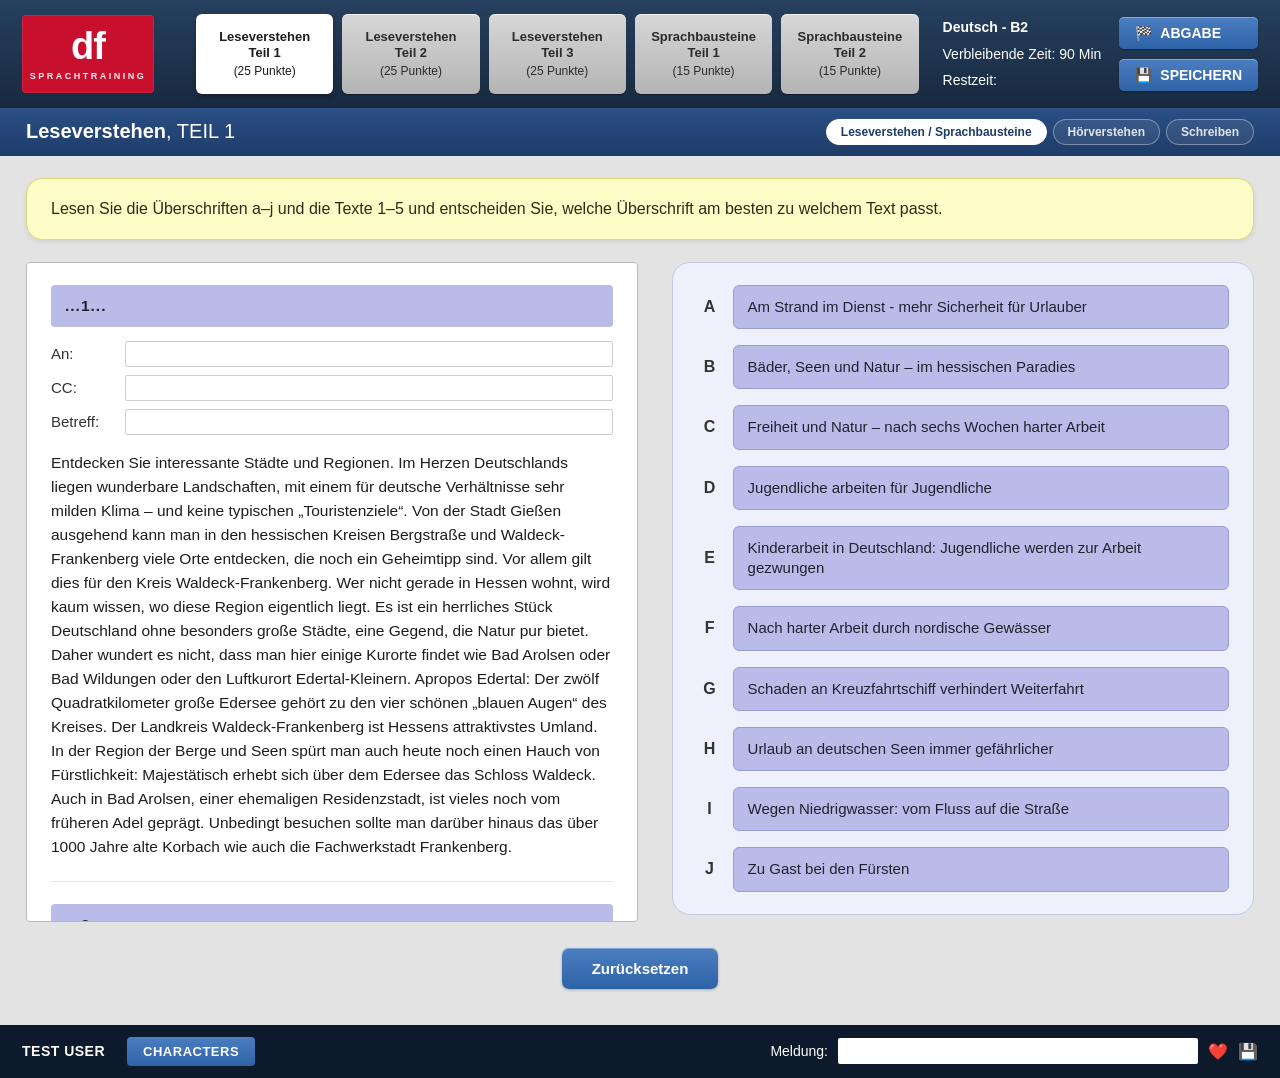
<file: index.html>
<!DOCTYPE html>
<html lang="de">
<head>
  <meta charset="UTF-8">
  <meta name="viewport" content="width=device-width, initial-scale=1.0">
  <title>B2 Prüfung — Lese- & Hörverstehen, Sprachbausteine, Schreiben</title>
  <link rel="stylesheet" href="styles.css?v=2">
</head>
<body>
  <div class="app">

    <!-- ===== Header ===== -->
    <header class="header">
      <div class="brand" id="brand-slot"></div>
      <div id="audio-slot"></div>
      <nav class="tabs" id="tabs"></nav>
      <div class="meta">
        <div class="meta-info" id="meta-info"></div>
        <div class="meta-actions">
          <button class="btn"><span class="ico">🏁</span> ABGABE</button>
          <button class="btn"><span class="ico">💾</span> SPEICHERN</button>
        </div>
      </div>
    </header>

    <!-- ===== Section title bar ===== -->
    <div class="section-bar">
      <div id="section-title"></div>
      <div class="module-switch" id="module-switch"></div>
    </div>

    <!-- ===== Content ===== -->
    <main class="content">
      <div id="content-body"></div>
      <div class="work-footer" id="work-footer"></div>
    </main>

    <!-- ===== Footer ===== -->
    <footer class="footer">
      <span class="user" id="foot-user">TEST USER</span>
      <button class="btn-char">CHARACTERS</button>
      <div class="meldung">
        <span>Meldung:</span>
        <input type="text" aria-label="Meldung">
        <span class="foot-icons"><span>❤️</span><span>💾</span></span>
      </div>
    </footer>

  </div>

  <script src="data.js?v=2"></script>
  <script src="app.js?v=2"></script>
</body>
</html>
</file>
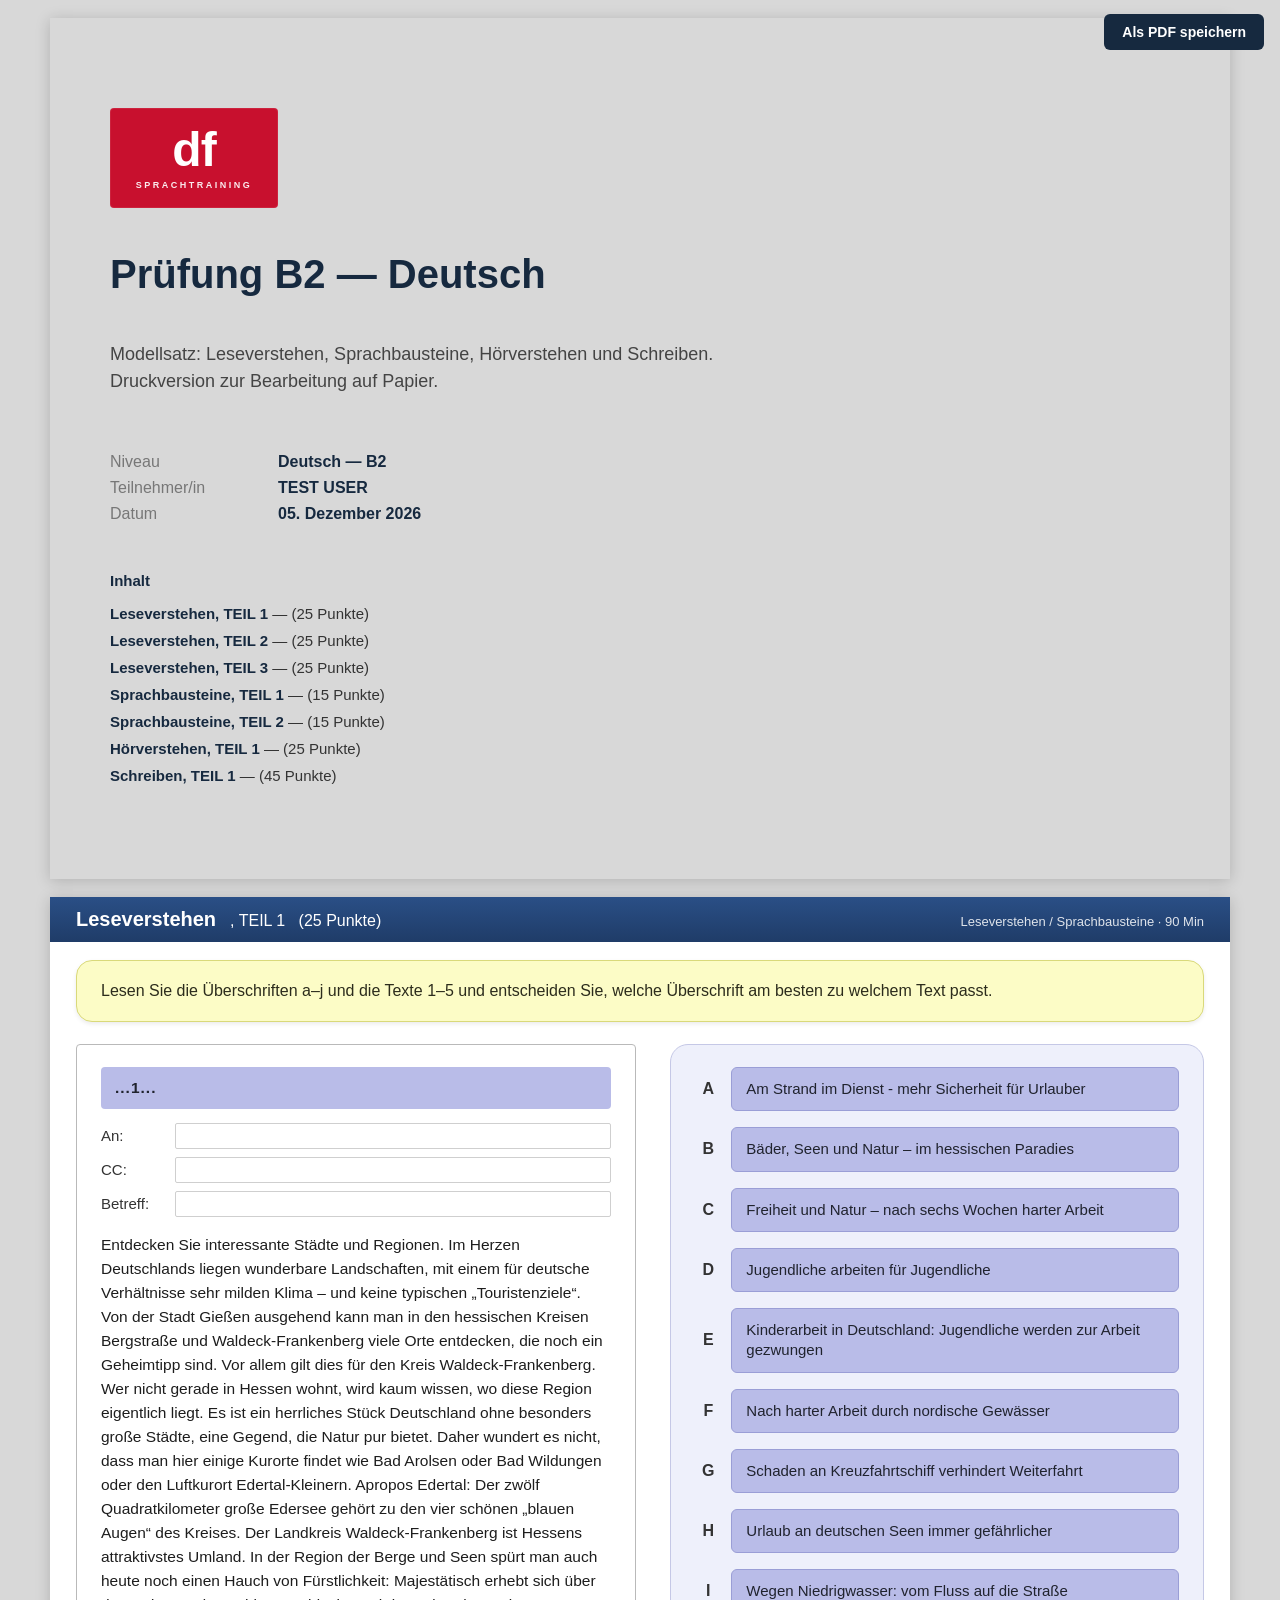
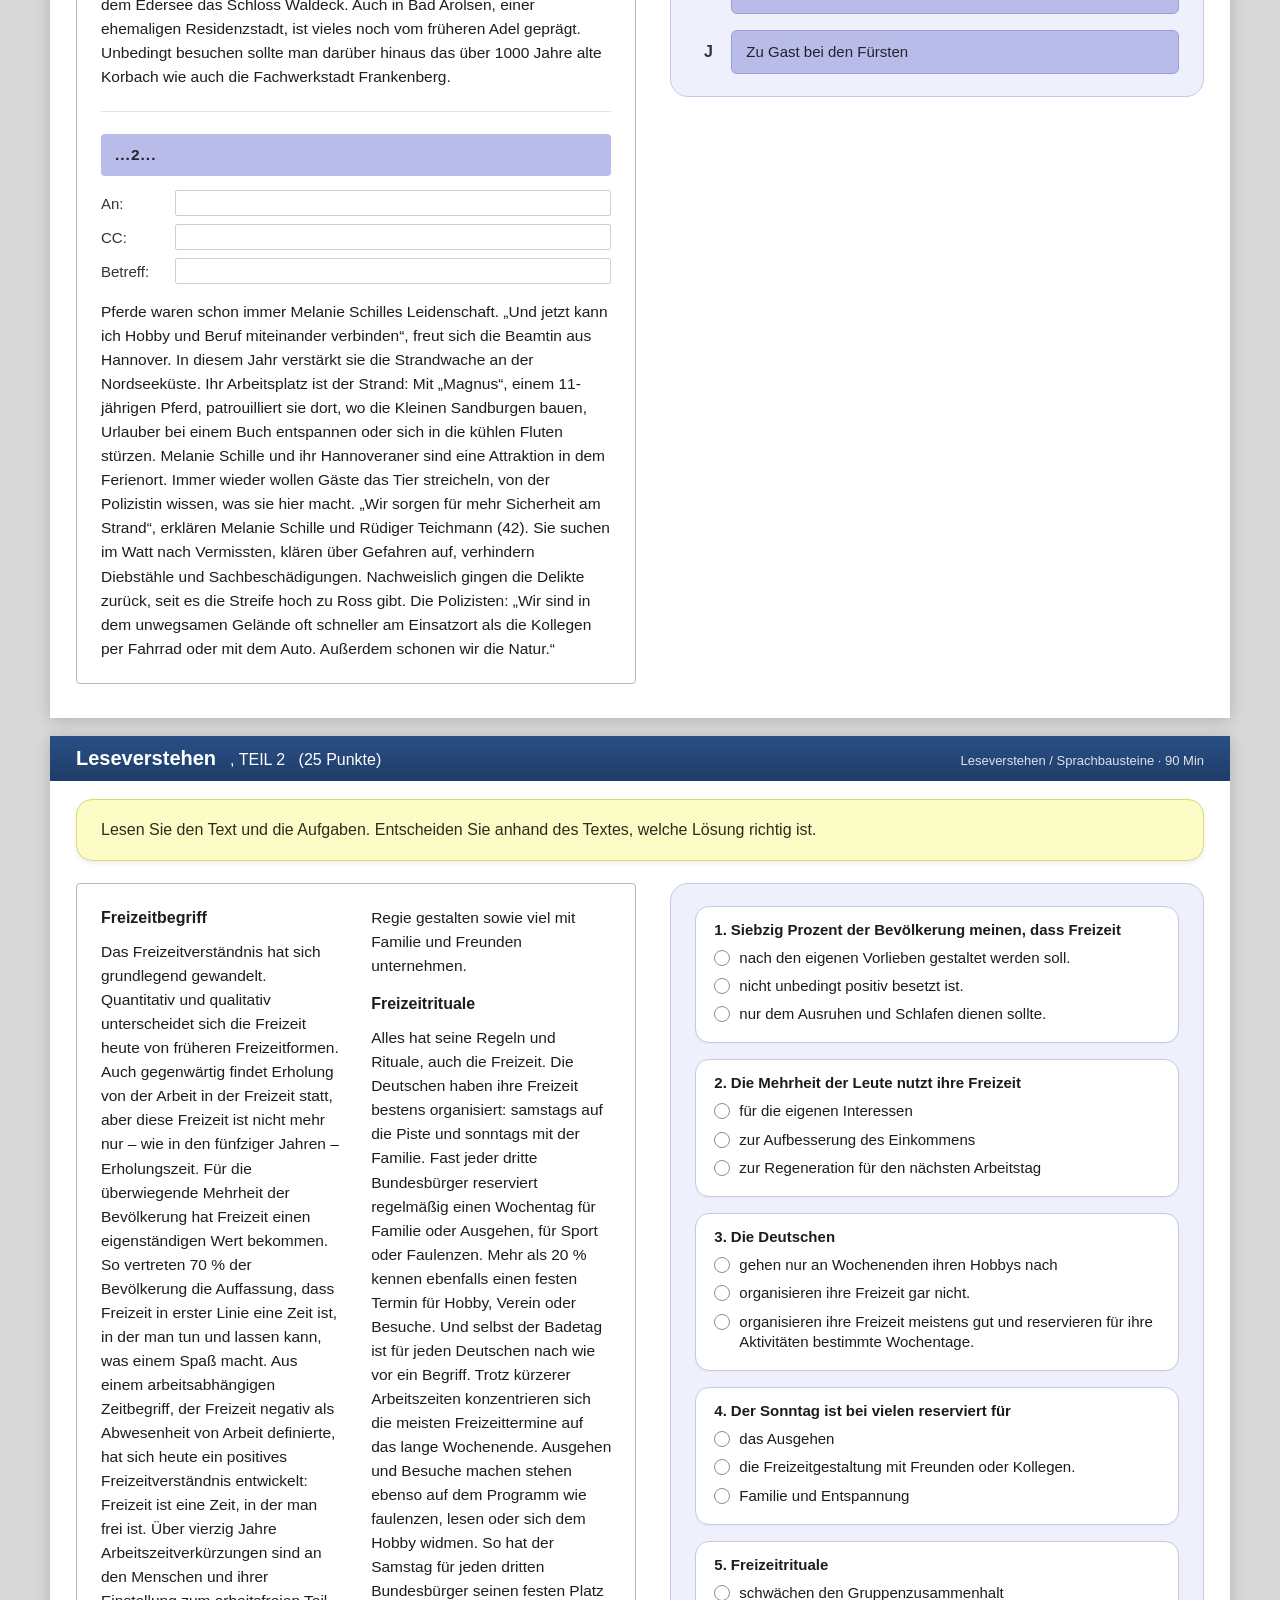
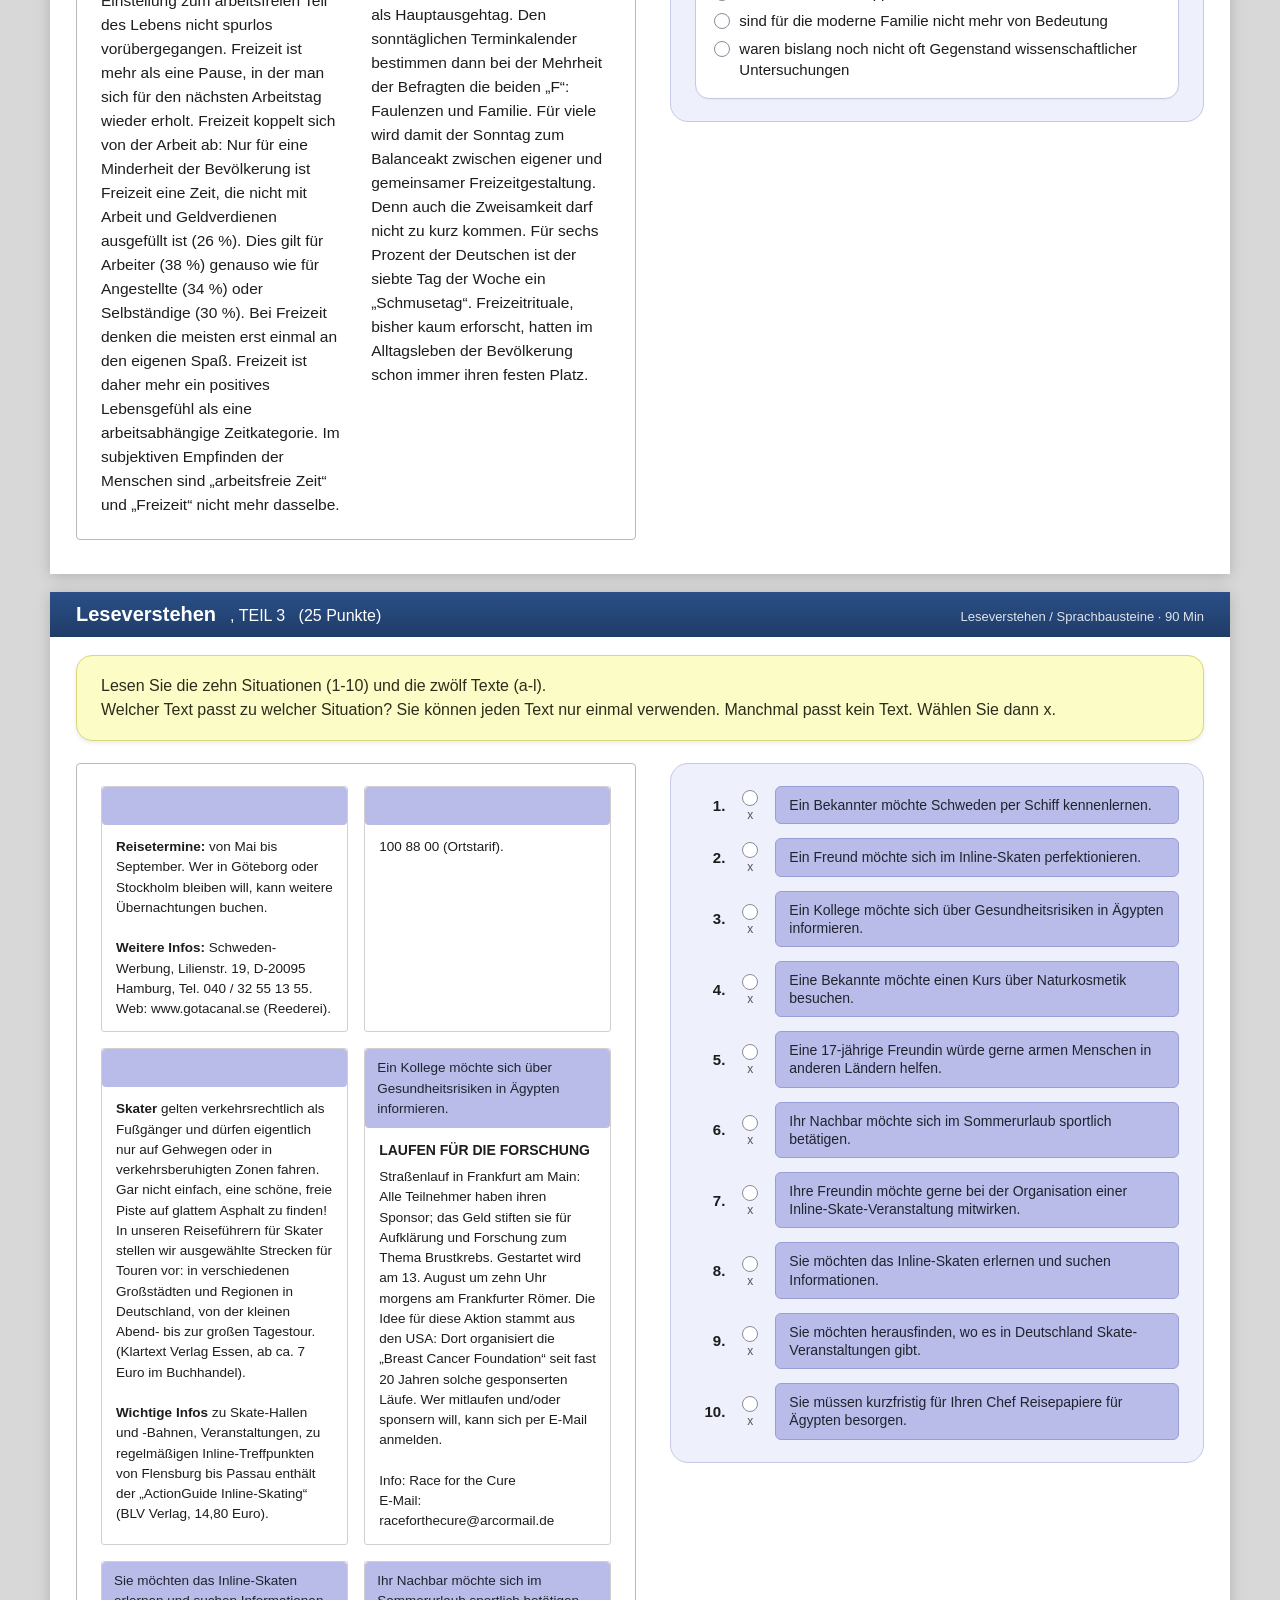
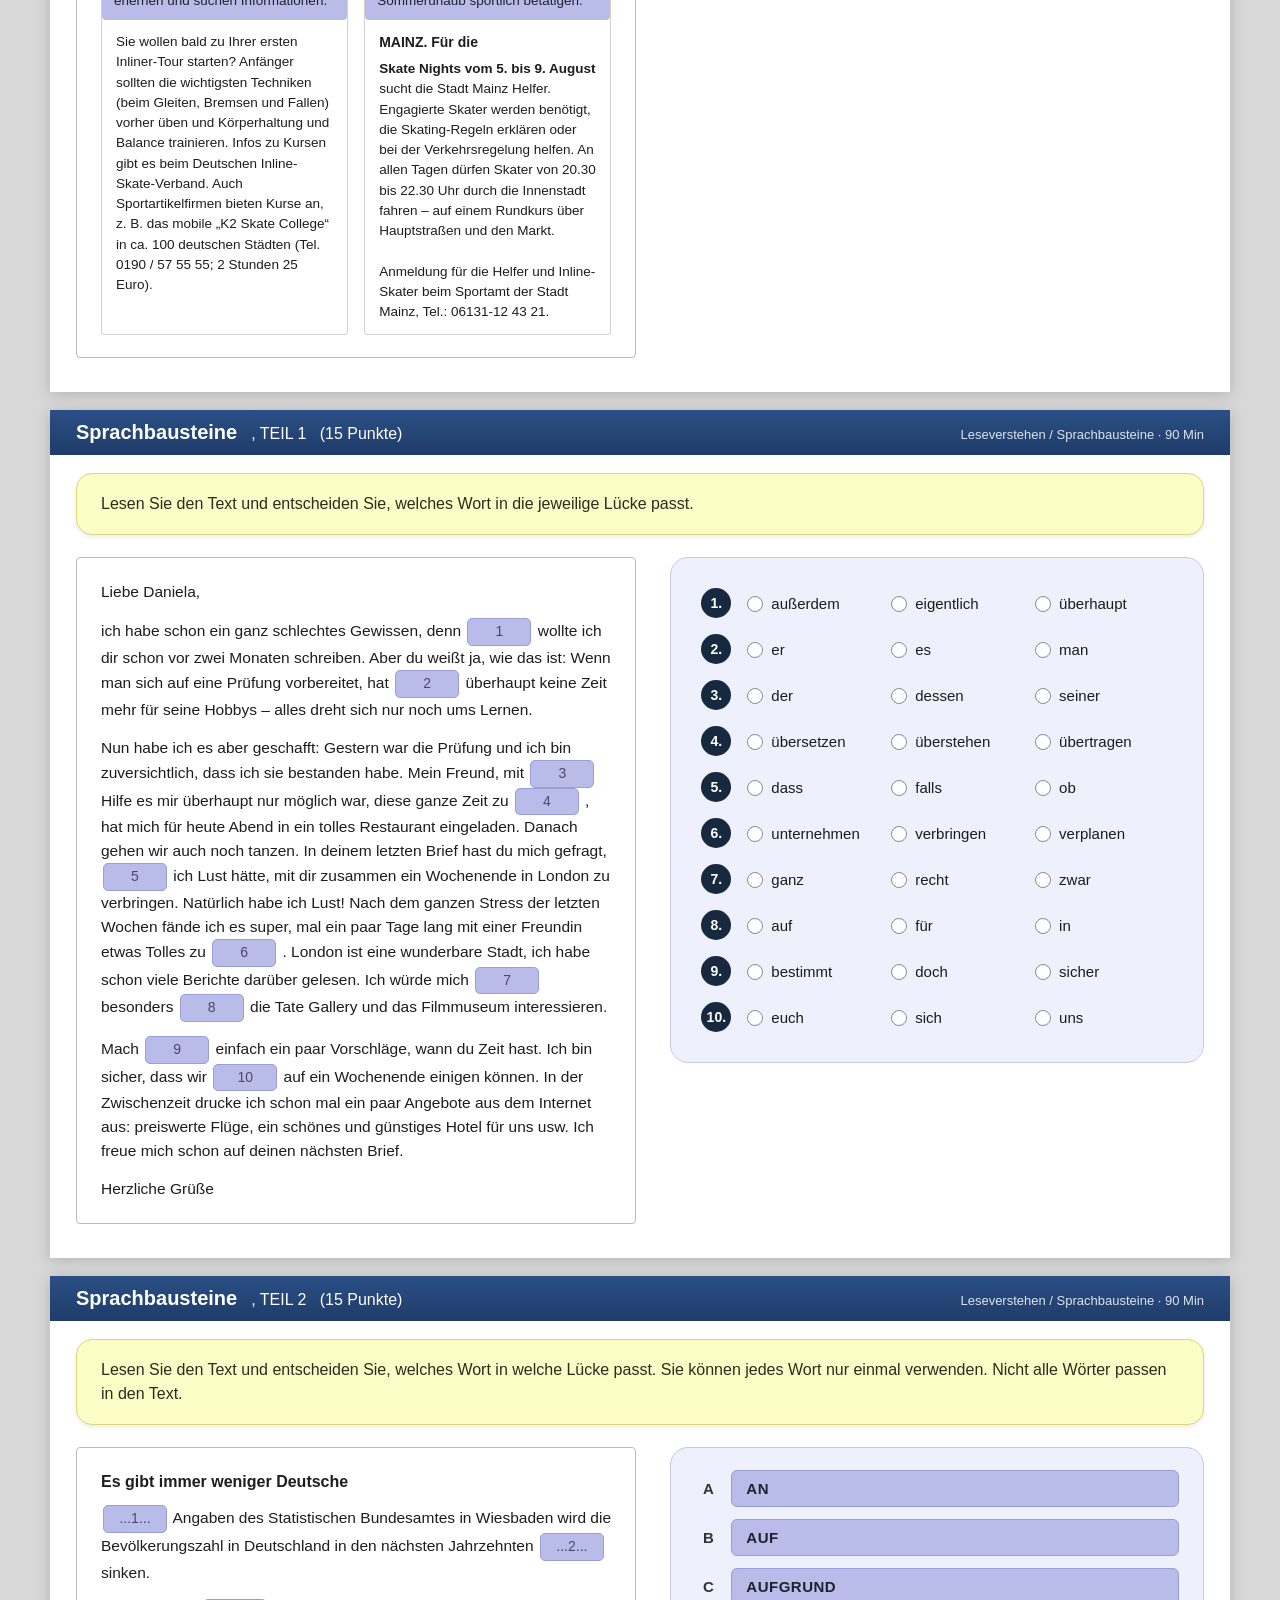
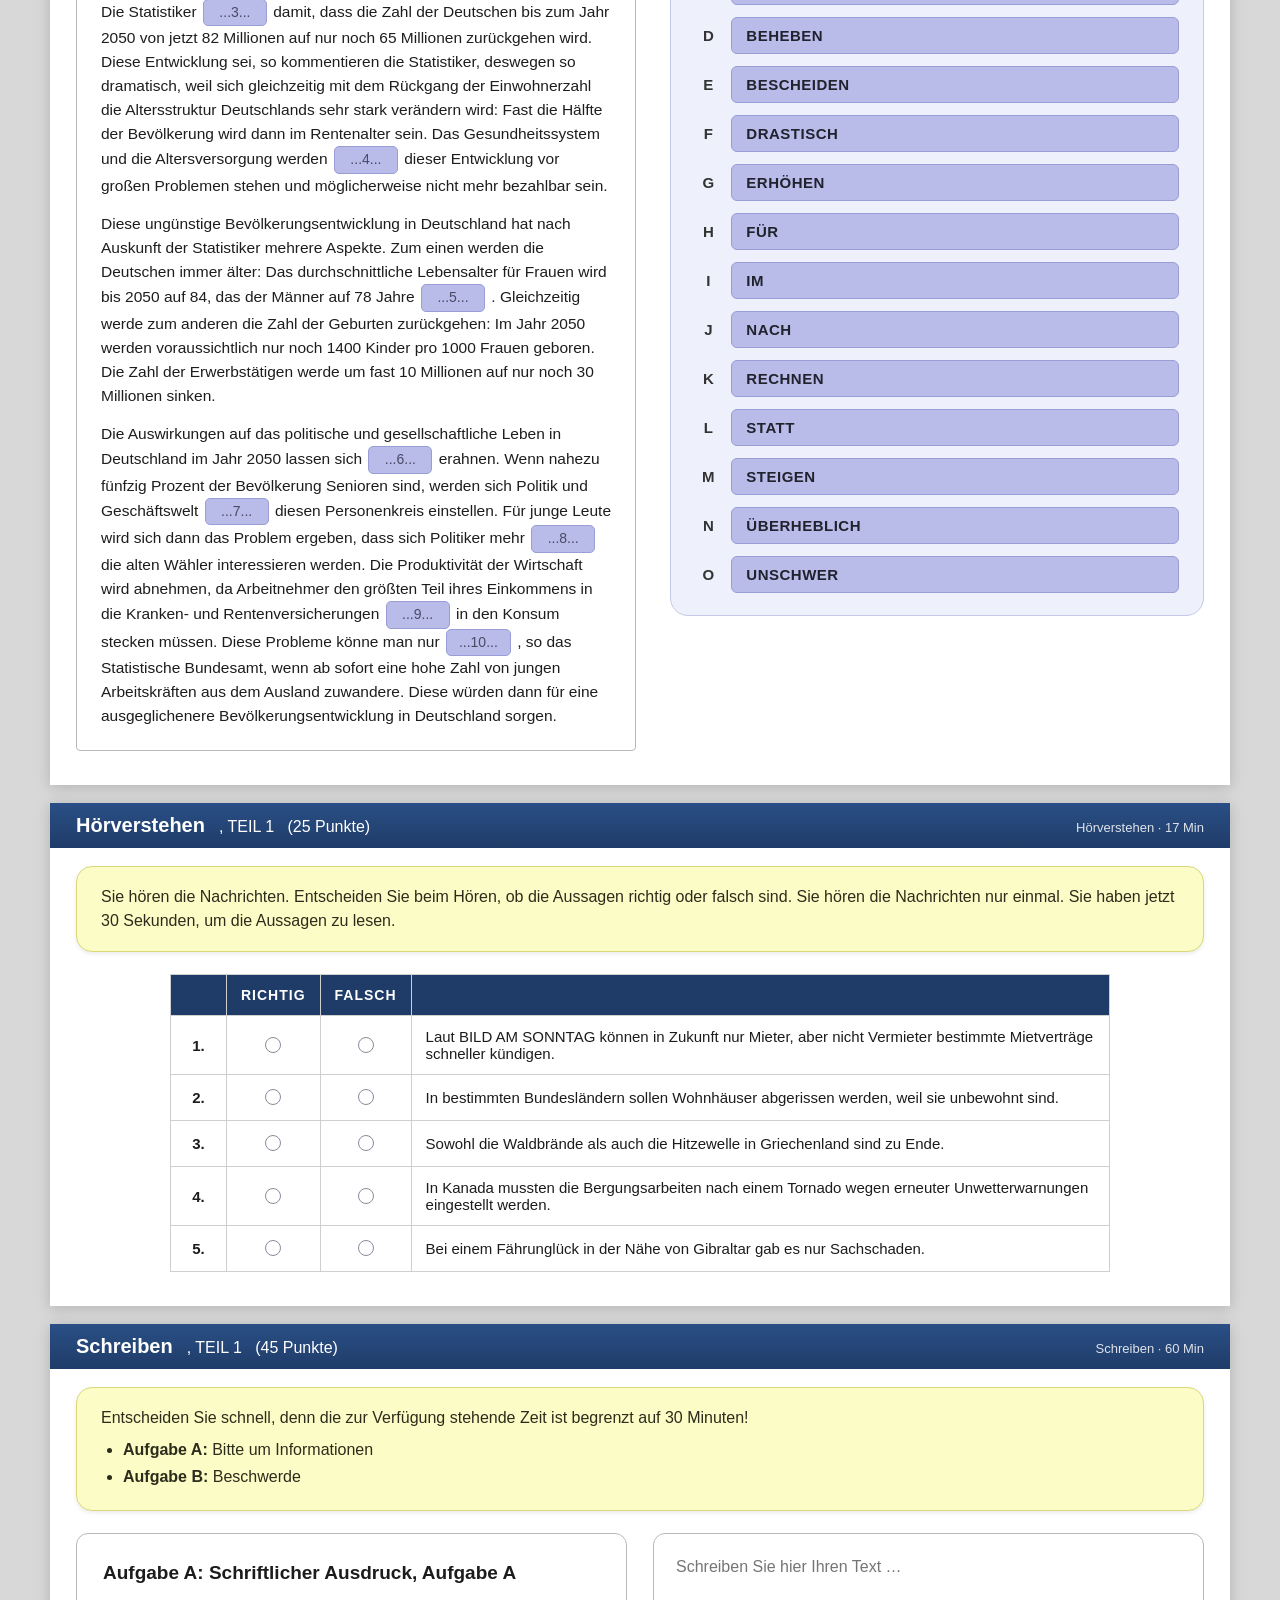
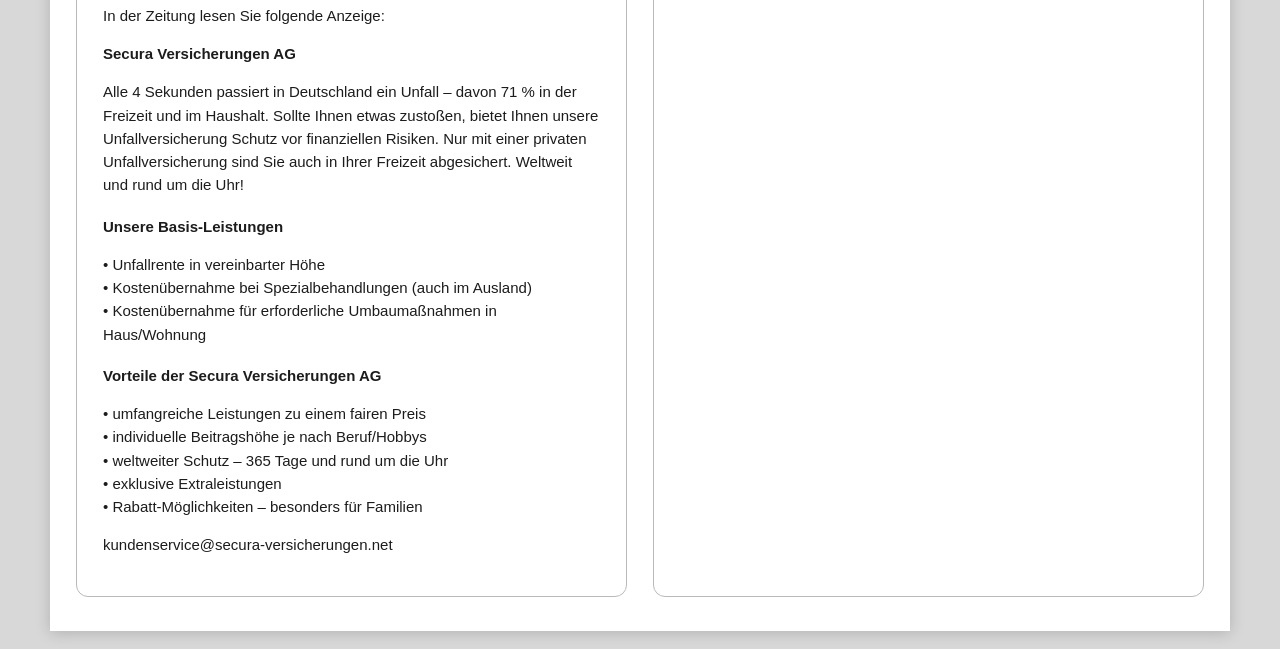
<file: B2 Pruefung-print.html>
<!DOCTYPE html>
<html lang="de">
<head>
  <meta charset="UTF-8">
  <title>B2 Prüfung — Druckversion</title>
  <link rel="stylesheet" href="styles.css?v=2">
  <style>
    /* ---- Print page chrome ---- */
    html, body { background: #fff; }
    .print-page {
      position: relative;
      background: #fff;
      padding: 0 0 34px;
      break-after: page;
      break-inside: avoid;
    }
    .print-page:last-child { break-after: auto; }

    .print-secbar {
      background: linear-gradient(180deg, var(--c-section-1), var(--c-section-2));
      color: #fff;
      padding: 11px 26px;
      display: flex;
      align-items: baseline;
      gap: 14px;
      margin-bottom: 18px;
    }
    .print-secbar .t { font-size: 20px; font-weight: 700; }
    .print-secbar .sub { font-weight: 400; }
    .print-secbar .mod { margin-left: auto; font-size: 13px; opacity: .85; }

    .print-body { padding: 0 26px; }

    /* Let the readers expand — no internal scroll in print */
    .print-page .reader,
    .print-page .write-task,
    .print-page .write-area {
      height: auto !important;
      max-height: none !important;
      overflow: visible !important;
    }
    .print-page .write-area { min-height: 320px; }
    .print-page .work,
    .print-page .write-grid { max-width: none; }

    /* Keep the on-screen two-column layout in print (override responsive collapse) */
    .print-page .work {
      grid-template-columns: minmax(0, 1.05fr) minmax(0, 1fr) !important;
      gap: 34px !important;
    }
    .print-page .write-grid {
      grid-template-columns: 1fr 1fr !important;
      gap: 26px !important;
    }
    .print-page .reader.cols .reader-cols {
      grid-template-columns: 1fr 1fr !important;
    }

    /* Cover */
    .cover {
      break-after: page;
      padding: 90px 60px;
      display: flex;
      flex-direction: column;
      gap: 26px;
    }
    .cover .logo { width: 168px; height: 100px; }
    .cover .logo .logo-mark { font-size: 48px; }
    .cover h1 { font-size: 40px; margin: 18px 0 0; color: #16293f; }
    .cover .lead { font-size: 18px; color: #444; max-width: 640px; line-height: 1.5; }
    .cover .meta-grid {
      margin-top: 14px;
      display: grid;
      grid-template-columns: 150px 1fr;
      gap: 8px 18px;
      font-size: 16px;
      max-width: 520px;
    }
    .cover .meta-grid .k { color: #777; }
    .cover .meta-grid .v { font-weight: 700; color: #16293f; }
    .cover .toc { margin-top: 18px; font-size: 15px; color: #333; line-height: 1.8; }
    .cover .toc b { color: #16293f; }

    @media screen {
      body { background: #d8d8d8; }
      .print-page, .cover { box-shadow: 0 2px 14px rgba(0,0,0,.18); margin: 18px auto; max-width: 1180px; }
      .print-hint {
        position: fixed; top: 14px; right: 16px; z-index: 50;
        background: #16293f; color: #fff; border: none; border-radius: 6px;
        padding: 10px 18px; font: 700 14px var(--font); cursor: pointer;
      }
    }
    @media print {
      .print-hint { display: none; }
      @page { size: A4 landscape; margin: 0.6cm; }
      * { -webkit-print-color-adjust: exact !important; print-color-adjust: exact !important; }
      .opt .opt-box:hover, .bank-box:hover, .mail-head:hover,
      .sb1-row:hover { background: var(--c-option) !important; }
    }
  </style>
</head>
<body>
  <button class="print-hint" onclick="window.print()">Als PDF speichern</button>

  <!-- Cover -->
  <section class="cover">
    <div class="logo"><span class="logo-mark">df</span><span class="logo-sub">SPRACHTRAINING</span></div>
    <h1>Prüfung B2 — Deutsch</h1>
    <p class="lead">Modellsatz: Leseverstehen, Sprachbausteine, Hörverstehen und Schreiben. Druckversion zur Bearbeitung auf Papier.</p>
    <div class="meta-grid">
      <span class="k">Niveau</span><span class="v">Deutsch — B2</span>
      <span class="k">Teilnehmer/in</span><span class="v" id="cover-user">—</span>
      <span class="k">Datum</span><span class="v" id="cover-date">—</span>
    </div>
    <div class="toc" id="cover-toc"></div>
  </section>

  <div id="print-root"></div>

  <script>window.EXAM_PRINT_MODE = true;</script>
  <script src="data.js?v=2"></script>
  <script src="app.js?v=2"></script>
  <script>
    (function () {
      var DATA = window.EXAM_DATA;
      var root = document.getElementById("print-root");

      document.getElementById("cover-user").textContent = DATA.candidate;
      document.getElementById("cover-date").textContent =
        new Date().toLocaleDateString("de-DE", { day: "2-digit", month: "long", year: "numeric" });

      var toc = [];
      DATA.modules.forEach(function (mod, mi) {
        mod.parts.forEach(function (p, pi) {
          toc.push('<div><b>' + p.title[0] + ', ' + p.title[1] + '</b> — ' + p.tab[2] + '</div>');

          var page = document.createElement("section");
          page.className = "print-page";

          var bar = document.createElement("div");
          bar.className = "print-secbar";
          bar.innerHTML =
            '<span class="t">' + p.title[0] + '</span>' +
            '<span class="sub">, ' + p.title[1] + ' &nbsp; ' + p.tab[2] + '</span>' +
            '<span class="mod">' + mod.name + (mod.timeTotal ? ' · ' + mod.timeTotal : '') + '</span>';
          page.appendChild(bar);

          var bodyWrap = document.createElement("div");
          bodyWrap.className = "print-body";

          var instr = document.createElement("div");
          instr.className = "instruction";
          instr.innerHTML = "<p>" + p.instruction + "</p>";
          bodyWrap.appendChild(instr);

          var built = window.EXAM_BUILD_PART(mi, pi);
          bodyWrap.appendChild(built.node);

          page.appendChild(bodyWrap);
          root.appendChild(page);
        });
      });

      document.getElementById("cover-toc").innerHTML =
        "<div style='margin-bottom:6px;color:#16293f;font-weight:700'>Inhalt</div>" + toc.join("");

      // auto-print once fonts + layout settle
      function go() { setTimeout(function () { window.print(); }, 500); }
      if (document.fonts && document.fonts.ready) document.fonts.ready.then(go);
      else window.addEventListener("load", go);
    })();
  </script>
</body>
</html>
</file>
<file: styles.css>
/* ============================================================
   B2 Prüfung – Exam interface
   Faithful recreation of a telc-style B2 reading/language test UI
   ============================================================ */

:root {
  --c-header-1: #26405f;
  --c-header-2: #18293f;
  --c-section-1: #2a4f86;
  --c-section-2: #1f3c68;
  --c-footer: #0d1a2c;
  --c-content-bg: #e3e3e3;

  --c-tab-face-1: #d7d7d7;
  --c-tab-face-2: #b4b4b4;
  --c-tab-text: #2b2b2b;

  --c-instruction-bg: #fcfcc6;
  --c-instruction-border: #d9d97a;

  --c-card: #ffffff;
  --c-card-border: #b9b9b9;

  --c-panel-bg: #eef0fb;
  --c-panel-border: #c5c8e6;

  --c-option: #b9bce8;
  --c-option-border: #9a9ed6;
  --c-option-text: #20232e;

  --c-hover: #cdd0f0;
  --c-selected: #5cb85c;
  --c-selected-text: #ffffff;

  --c-btn-1: #4a7ec0;
  --c-btn-2: #2f63a8;

  --c-accent-red: #c8102e;

  --font: "Helvetica Neue", Helvetica, Arial, sans-serif;
}

* { box-sizing: border-box; }

html, body {
  margin: 0;
  padding: 0;
  background: var(--c-content-bg);
  font-family: var(--font);
  color: #1c1c1c;
  -webkit-font-smoothing: antialiased;
  -webkit-text-size-adjust: 100%;
  overflow-x: hidden;            /* never let a stray wide element zoom the page out */
}

.app {
  display: flex;
  flex-direction: column;
  min-height: 100vh;
  max-width: 100%;
}

/* ---------- Header ---------- */
.header {
  display: flex;
  align-items: stretch;
  gap: 18px;
  padding: 14px 22px;
  background: linear-gradient(180deg, var(--c-header-1), var(--c-header-2));
  color: #fff;
}

.brand {
  flex: 0 0 auto;
  display: flex;
  align-items: center;
}

.logo {
  width: 132px;
  height: 78px;
  background: var(--c-accent-red);
  border-radius: 4px;
  display: flex;
  flex-direction: column;
  align-items: center;
  justify-content: center;
  line-height: 1;
  box-shadow: inset 0 0 0 1px rgba(255,255,255,0.08);
}
.logo .logo-mark {
  font-size: 38px;
  font-weight: 800;
  letter-spacing: -1px;
  color: #fff;
}
.logo .logo-sub {
  margin-top: 7px;
  font-size: 9px;
  font-weight: 600;
  letter-spacing: 2.5px;
  color: rgba(255,255,255,0.92);
}

/* ---------- Tabs ---------- */
.tabs {
  flex: 1 1 auto;
  display: flex;
  align-items: stretch;
  gap: 9px;
  padding: 0 6px;
}

.tab {
  position: relative;
  flex: 1 1 0;
  max-width: 150px;
  border: none;
  border-radius: 6px;
  padding: 9px 6px;
  background: linear-gradient(180deg, var(--c-tab-face-1), var(--c-tab-face-2));
  color: var(--c-tab-text);
  font-family: var(--font);
  font-size: 13px;
  font-weight: 700;
  line-height: 1.25;
  text-align: center;
  cursor: pointer;
  box-shadow: 0 1px 0 rgba(0,0,0,0.35), inset 0 1px 0 rgba(255,255,255,0.6);
  transition: filter 0.12s ease;
}
.tab:hover { filter: brightness(1.04); }
.tab .tab-points {
  display: block;
  font-weight: 400;
  font-size: 12px;
  margin-top: 2px;
}
.tab.is-active {
  background: #ffffff;
  color: #1c1c1c;
  box-shadow: 0 2px 5px rgba(0,0,0,0.3);
}
.tab .tab-check {
  position: absolute;
  bottom: 4px;
  right: 6px;
  width: 16px;
  height: 16px;
  border-radius: 50%;
  background: var(--c-selected);
  color: #fff;
  font-size: 11px;
  line-height: 16px;
  text-align: center;
  display: none;
}
.tab.is-done .tab-check { display: block; }

/* ---------- Exam meta ---------- */
.meta {
  flex: 0 0 auto;
  display: flex;
  align-items: center;
  gap: 18px;
}
.meta-info {
  font-size: 14px;
  line-height: 1.9;
  white-space: nowrap;
}
.meta-info strong { font-weight: 700; }
.meta-actions {
  display: flex;
  flex-direction: column;
  gap: 10px;
}

.btn {
  border: none;
  border-radius: 5px;
  padding: 8px 16px;
  font-family: var(--font);
  font-size: 14px;
  font-weight: 700;
  color: #fff;
  background: linear-gradient(180deg, var(--c-btn-1), var(--c-btn-2));
  box-shadow: inset 0 1px 0 rgba(255,255,255,0.3), 0 1px 2px rgba(0,0,0,0.3);
  cursor: pointer;
  display: inline-flex;
  align-items: center;
  gap: 8px;
  white-space: nowrap;
}
.btn:hover { filter: brightness(1.06); }
.btn .ico { font-size: 14px; }

/* ---------- Section title bar ---------- */
.section-bar {
  background: linear-gradient(180deg, var(--c-section-1), var(--c-section-2));
  color: #fff;
  padding: 11px 26px;
  display: flex;
  align-items: center;
  gap: 18px;
}
#section-title { font-size: 20px; font-weight: 700; white-space: nowrap; }
.section-bar .sub { font-weight: 400; }

/* module switcher (prototype convenience — not in the original chrome) */
.module-switch {
  margin-left: auto;
  display: flex;
  gap: 6px;
}
.mod-pill {
  border: 1px solid rgba(255,255,255,0.35);
  background: rgba(255,255,255,0.08);
  color: rgba(255,255,255,0.85);
  border-radius: 20px;
  padding: 5px 14px;
  font-family: var(--font);
  font-size: 12px;
  font-weight: 600;
  cursor: pointer;
  white-space: nowrap;
  transition: background 0.12s ease;
}
.mod-pill:hover { background: rgba(255,255,255,0.18); }
.mod-pill.is-active {
  background: #fff;
  color: var(--c-section-2);
  border-color: #fff;
}

/* ---------- Audio bar (Hörverstehen) ---------- */
.audio-player {
  display: flex;
  align-items: center;
  gap: 10px;
  background: #fff;
  border-radius: 30px;
  padding: 7px 16px;
  color: #333;
  font-size: 13px;
}
.audio-player .play {
  width: 22px; height: 22px; border-radius: 50%;
  background: #333; color: #fff; border: none; cursor: pointer;
  display: flex; align-items: center; justify-content: center; font-size: 11px;
}

/* ---------- Content ---------- */
.content {
  flex: 1 1 auto;
  padding: 22px 26px 36px;
}

.screen { display: none; }
.screen.is-active { display: block; }

.instruction {
  background: var(--c-instruction-bg);
  border: 1px solid var(--c-instruction-border);
  border-radius: 16px;
  padding: 18px 24px;
  margin-bottom: 22px;
  font-size: 16px;
  line-height: 1.5;
  color: #2c2c1c;
  box-shadow: 0 2px 4px rgba(0,0,0,0.08);
  max-width: 1480px;
}
.instruction p { margin: 0; }
.instruction p + p { margin-top: 8px; }
.instruction ul { margin: 8px 0 0; padding-left: 22px; }
.instruction li { margin-bottom: 3px; }

/* two-column work area */
.work {
  display: grid;
  grid-template-columns: minmax(0, 1.05fr) minmax(0, 1fr);
  gap: 34px;
  align-items: start;
  max-width: 1640px;
}

/* ---------- Reading panel (left) ---------- */
.reader {
  background: var(--c-card);
  border: 1px solid var(--c-card-border);
  border-radius: 4px;
  height: 660px;
  overflow-y: auto;
  padding: 22px 24px;
  font-size: 15.5px;
  line-height: 1.55;
  color: #1d1d1d;
}
.reader::-webkit-scrollbar { width: 14px; }
.reader::-webkit-scrollbar-thumb {
  background: #c4c4c4; border-radius: 7px; border: 3px solid #fff;
}
.reader p { margin: 0 0 14px; }
.reader p:last-child { margin-bottom: 0; }

/* email-style text block (Teil 1) */
.mail-head {
  background: var(--c-option);
  border-radius: 4px;
  padding: 9px 14px;
  font-weight: 700;
  color: #20232e;
  letter-spacing: 1px;
  margin-bottom: 14px;
  cursor: pointer;
  transition: background 0.12s ease, box-shadow 0.12s ease;
}
.mail-head:hover { background: var(--c-hover); }
.mail-head.is-active {
  background: var(--c-hover);
  box-shadow: 0 0 0 2px var(--c-btn-2);
  letter-spacing: 1px;
}
.mail-head.is-selected { background: var(--c-selected); color: #fff; letter-spacing: 0; font-weight: 600; }
.mail-head.is-selected .head-letter {
  display: inline-block;
  min-width: 20px;
  margin-right: 6px;
  padding: 1px 6px;
  border-radius: 4px;
  background: rgba(255,255,255,0.25);
  font-weight: 800;
}
.mail-fields {
  display: grid;
  grid-template-columns: 64px 1fr;
  gap: 8px 10px;
  margin-bottom: 16px;
}
.mail-fields label { font-size: 15px; color: #333; align-self: center; }
.mail-fields .field {
  border: 1px solid #cfcfcf;
  background: #fff;
  height: 26px;
  border-radius: 2px;
}
.mail-divider { border: 0; border-top: 1px solid #e3e3e3; margin: 22px 0; }

/* two-column reading text (Teil 2) */
.reader.cols .reader-cols {
  display: grid;
  grid-template-columns: 1fr 1fr;
  column-gap: 30px;
  align-items: start;
}
.reader h4 { margin: 0 0 10px; font-size: 16px; font-weight: 700; }

/* matching cards (Teil 3) */
.match-grid {
  display: grid;
  grid-template-columns: 1fr 1fr;
  gap: 16px;
}
.match-card {
  border: 1px solid #d0d0d0;
  border-radius: 3px;
  min-height: 150px;
  padding: 12px 14px;
  font-size: 13.5px;
  line-height: 1.5;
  background: #fff;
}
.match-card .tag {
  background: var(--c-option);
  border-radius: 4px;
  padding: 9px 12px;
  margin: -12px -14px 12px;
  font-size: 13.5px;
  color: #20232e;
}
.match-card .tag.empty { min-height: 38px; }
.match-card h5 { margin: 0 0 6px; font-size: 14px; font-weight: 700; }

/* ---------- Answer panel (right) ---------- */
.panel {
  background: var(--c-panel-bg);
  border: 1px solid var(--c-panel-border);
  border-radius: 18px;
  padding: 22px 24px;
}

/* lettered options (Teil 1) */
.opt-list { display: flex; flex-direction: column; gap: 16px; }
.opt {
  display: grid;
  grid-template-columns: 26px 1fr;
  align-items: center;
  gap: 10px;
}
.opt .opt-letter { font-size: 16px; font-weight: 700; color: #333; text-align: center; }
.opt .opt-box {
  background: var(--c-option);
  border: 1px solid var(--c-option-border);
  border-radius: 6px;
  padding: 11px 14px;
  font-size: 15px;
  color: var(--c-option-text);
  cursor: pointer;
  transition: background 0.12s ease;
  line-height: 1.35;
}
.opt .opt-box:hover { background: var(--c-hover); }
.opt .opt-box.is-selected { background: var(--c-selected); color: #fff; }

/* numbered MC questions (Teil 2) */
.q-list { display: flex; flex-direction: column; gap: 16px; }
.q-card {
  background: #fff;
  border: 1px solid var(--c-panel-border);
  border-radius: 14px;
  padding: 14px 18px;
  box-shadow: 0 1px 2px rgba(0,0,0,0.04);
}
.q-card .q-title { font-size: 15px; font-weight: 700; margin-bottom: 6px; }
.q-card .q-title .q-num { margin-right: 4px; }
.q-opt {
  display: flex;
  align-items: flex-start;
  gap: 9px;
  padding: 4px 0;
  cursor: pointer;
  font-size: 15px;
  line-height: 1.35;
}
.radio {
  flex: 0 0 auto;
  width: 16px; height: 16px;
  margin-top: 2px;
  border: 1px solid #8a8a9a;
  border-radius: 50%;
  background: #fff;
  display: inline-block;
  position: relative;
}
.q-opt.is-selected .radio,
.sit .radio.is-selected,
.row-opt.is-selected .radio { border-color: var(--c-btn-2); }
.q-opt.is-selected .radio::after,
.sit .radio.is-selected::after,
.row-opt.is-selected .radio::after {
  content: "";
  position: absolute;
  inset: 3px;
  border-radius: 50%;
  background: var(--c-btn-2);
}

/* situations (Teil 3) */
.sit-list { display: flex; flex-direction: column; gap: 14px; }
.sit {
  display: grid;
  grid-template-columns: 30px 34px 1fr;
  align-items: center;
  gap: 8px;
}
.sit .sit-num { font-size: 15px; font-weight: 700; text-align: right; }
.sit .sit-choice {
  display: flex; flex-direction: column; align-items: center; gap: 2px;
}
.sit .sit-choice .x { font-size: 12px; color: #555; cursor: pointer; }
.sit .radio { cursor: pointer; }
.sit .sit-box {
  background: var(--c-option);
  border: 1px solid var(--c-option-border);
  border-radius: 6px;
  padding: 9px 13px;
  font-size: 14px;
  color: var(--c-option-text);
  line-height: 1.3;
}

/* gap-fill radio grid (Sprachbausteine Teil 1) */
.sb1 { display: flex; flex-direction: column; }
.sb1-row {
  display: grid;
  grid-template-columns: 40px repeat(3, 1fr);
  align-items: center;
  gap: 6px;
  padding: 8px 6px;
  border-radius: 6px;
}
.sb1-row:hover { background: var(--c-hover); }
.sb1-row.is-active { background: #c3c6ee; }
.sb1-num {
  width: 30px; height: 30px;
  background: #16293f; color: #fff;
  border-radius: 50%;
  font-size: 14px; font-weight: 700;
  display: flex; align-items: center; justify-content: center;
}
.row-opt {
  display: flex; align-items: center; gap: 8px;
  cursor: pointer; font-size: 15px;
}

/* gap pills in reading text */
.gap {
  display: inline-block;
  min-width: 64px;
  background: #2a4063;
  color: #fff;
  border-radius: 5px;
  padding: 2px 12px;
  font-size: 14px;
  text-align: center;
  vertical-align: middle;
  margin: 0 2px;
}
.gap.placeholder {
  background: var(--c-option);
  color: #4a4a66;
  border: 1px solid var(--c-option-border);
}
.gap.is-selected { background: var(--c-selected); color: #fff; border-color: var(--c-selected); }

/* word bank (Sprachbausteine Teil 2) */
.bank { display: flex; flex-direction: column; gap: 12px; }
.bank-item {
  display: grid;
  grid-template-columns: 26px 1fr;
  align-items: center;
  gap: 10px;
}
.bank-item .bank-letter { font-size: 15px; font-weight: 700; color: #333; text-align: center; }
.bank-item .bank-box {
  background: var(--c-option);
  border: 1px solid var(--c-option-border);
  border-radius: 6px;
  padding: 9px 14px;
  font-size: 15px;
  font-weight: 700;
  letter-spacing: 0.5px;
  color: var(--c-option-text);
  cursor: pointer;
}
.bank-item .bank-box:hover { background: var(--c-hover); }
.bank-item .bank-box.is-used { opacity: 0.45; }

/* richtig/falsch table (Hörverstehen) */
.rf-wrap { max-width: 940px; margin: 0 auto; }
.rf-table { width: 100%; border-collapse: collapse; background: #fff; }
.rf-table th, .rf-table td {
  border: 1px solid #cfcfcf;
  padding: 12px 14px;
  font-size: 15px;
  vertical-align: middle;
}
.rf-table thead th {
  background: var(--c-section-2);
  color: #fff;
  font-size: 14px;
  letter-spacing: 1px;
}
.rf-table .rf-num { width: 56px; text-align: center; font-weight: 700; }
.rf-table .rf-pick { width: 90px; text-align: center; }
.rf-table .rf-pick .radio { cursor: pointer; }
.rf-table .rf-pick.is-selected .radio { border-color: var(--c-btn-2); }
.rf-table .rf-pick.is-selected .radio::after {
  content: ""; position: absolute; inset: 3px; border-radius: 50%; background: var(--c-btn-2);
}

/* writing (Schreiben) */
.write-grid { display: grid; grid-template-columns: 1fr 1fr; gap: 26px; max-width: 1640px; }
.write-task {
  background: #fff; border: 1px solid var(--c-card-border); border-radius: 12px;
  padding: 24px 26px; font-size: 15px; line-height: 1.55; height: 660px; overflow-y: auto;
}
.write-task h3 { margin: 0 0 16px; font-size: 19px; }
.write-task h4 { margin: 18px 0 8px; font-size: 15px; }
.write-area {
  background: #fff; border: 1px solid var(--c-card-border); border-radius: 12px;
  padding: 20px 22px; height: 660px; width: 100%; resize: none;
  font-family: var(--font); font-size: 16px; line-height: 1.6;
}

/* reset button */
.work-footer { display: flex; justify-content: center; margin: 26px 0 0; }
.btn-reset {
  background: linear-gradient(180deg, var(--c-btn-1), var(--c-btn-2));
  color: #fff; border: none; border-radius: 7px;
  padding: 12px 30px; font-size: 15px; font-weight: 700; cursor: pointer;
  box-shadow: inset 0 1px 0 rgba(255,255,255,0.3), 0 1px 3px rgba(0,0,0,0.25);
}
.btn-reset:hover { filter: brightness(1.06); }

/* ---------- Footer ---------- */
.footer {
  margin-top: auto;
  background: var(--c-footer);
  color: #fff;
  display: flex;
  align-items: center;
  gap: 22px;
  padding: 12px 22px;
  font-size: 14px;
}
.footer .user { font-weight: 700; letter-spacing: 0.5px; }
.footer .btn-char {
  background: linear-gradient(180deg, var(--c-btn-1), var(--c-btn-2));
  border: none; color: #fff; border-radius: 4px;
  padding: 7px 16px; font-size: 13px; font-weight: 700; letter-spacing: 0.5px; cursor: pointer;
}
.footer .meldung {
  margin-left: auto;
  display: flex; align-items: center; gap: 10px;
}
.footer .meldung input {
  width: 360px; height: 26px; border: none; border-radius: 2px; padding: 0 8px;
}
.footer .foot-icons { display: flex; gap: 10px; font-size: 16px; }

/* responsive */
@media (max-width: 1180px) {
  .work, .write-grid { grid-template-columns: 1fr; }
  .reader, .write-task, .write-area { height: auto; max-height: 540px; }
  .meta { flex-direction: column; align-items: flex-end; gap: 8px; }
}

/* ---------- Tablet / phone (≤768px) ---------- */
@media (max-width: 768px) {
  /* header wraps instead of overflowing */
  .header {
    flex-wrap: wrap;
    gap: 12px;
    padding: 12px 14px;
  }
  .logo { width: 96px; height: 58px; }
  .logo .logo-mark { font-size: 28px; }

  /* tabs scroll horizontally so all parts stay reachable */
  .tabs {
    order: 3;
    flex: 1 1 100%;
    padding: 0;
    gap: 6px;
    overflow-x: auto;
    -webkit-overflow-scrolling: touch;
  }
  .tab { flex: 0 0 auto; min-width: 110px; max-width: none; font-size: 12px; }

  .meta {
    flex-direction: row;
    align-items: center;
    flex-wrap: wrap;
    gap: 10px;
    margin-left: auto;
  }
  .meta-info { line-height: 1.4; }
  .meta-actions { flex-direction: row; gap: 8px; }

  /* section bar wraps */
  .section-bar {
    flex-wrap: wrap;
    gap: 10px;
    padding: 10px 14px;
  }
  #section-title { font-size: 17px; white-space: normal; }
  .module-switch { margin-left: 0; flex-wrap: wrap; }

  /* content padding */
  .content { padding: 16px 14px 28px; }
  .work { gap: 20px; }

  /* collapse every inner two-column layout to one column */
  .reader.cols .reader-cols,
  .match-grid,
  .write-grid { grid-template-columns: 1fr; }

  .reader, .write-task, .write-area { max-height: none; height: auto; }
  .write-area { min-height: 320px; }
  .match-card { min-height: auto; }

  .instruction { padding: 14px 16px; font-size: 15px; }
  .panel { padding: 18px 16px; }

  /* Sprachbausteine Teil 1: stack the 3 answer options */
  .sb1-row { display: flex; flex-wrap: wrap; align-items: center; gap: 8px; }
  .row-opt { flex: 1 1 100%; }

  /* richtig/falsch table: tighter cells */
  .rf-table th, .rf-table td { padding: 9px 8px; font-size: 14px; }

  /* footer wraps; message input no longer fixed-360px */
  .footer { flex-wrap: wrap; gap: 12px; padding: 12px 14px; }
  .footer .meldung { margin-left: 0; flex: 1 1 100%; }
  .footer .meldung input { width: 100%; flex: 1 1 auto; }
}

/* ---------- Small phone (≤480px) ---------- */
@media (max-width: 480px) {
  .meta-actions .btn { padding: 7px 12px; font-size: 13px; }
  .tab { min-width: 96px; }
  #section-title { font-size: 16px; }
  .reader { font-size: 15px; padding: 16px 16px; }
  .work { gap: 16px; }
  .mail-fields { grid-template-columns: 56px 1fr; }
}
</file>
